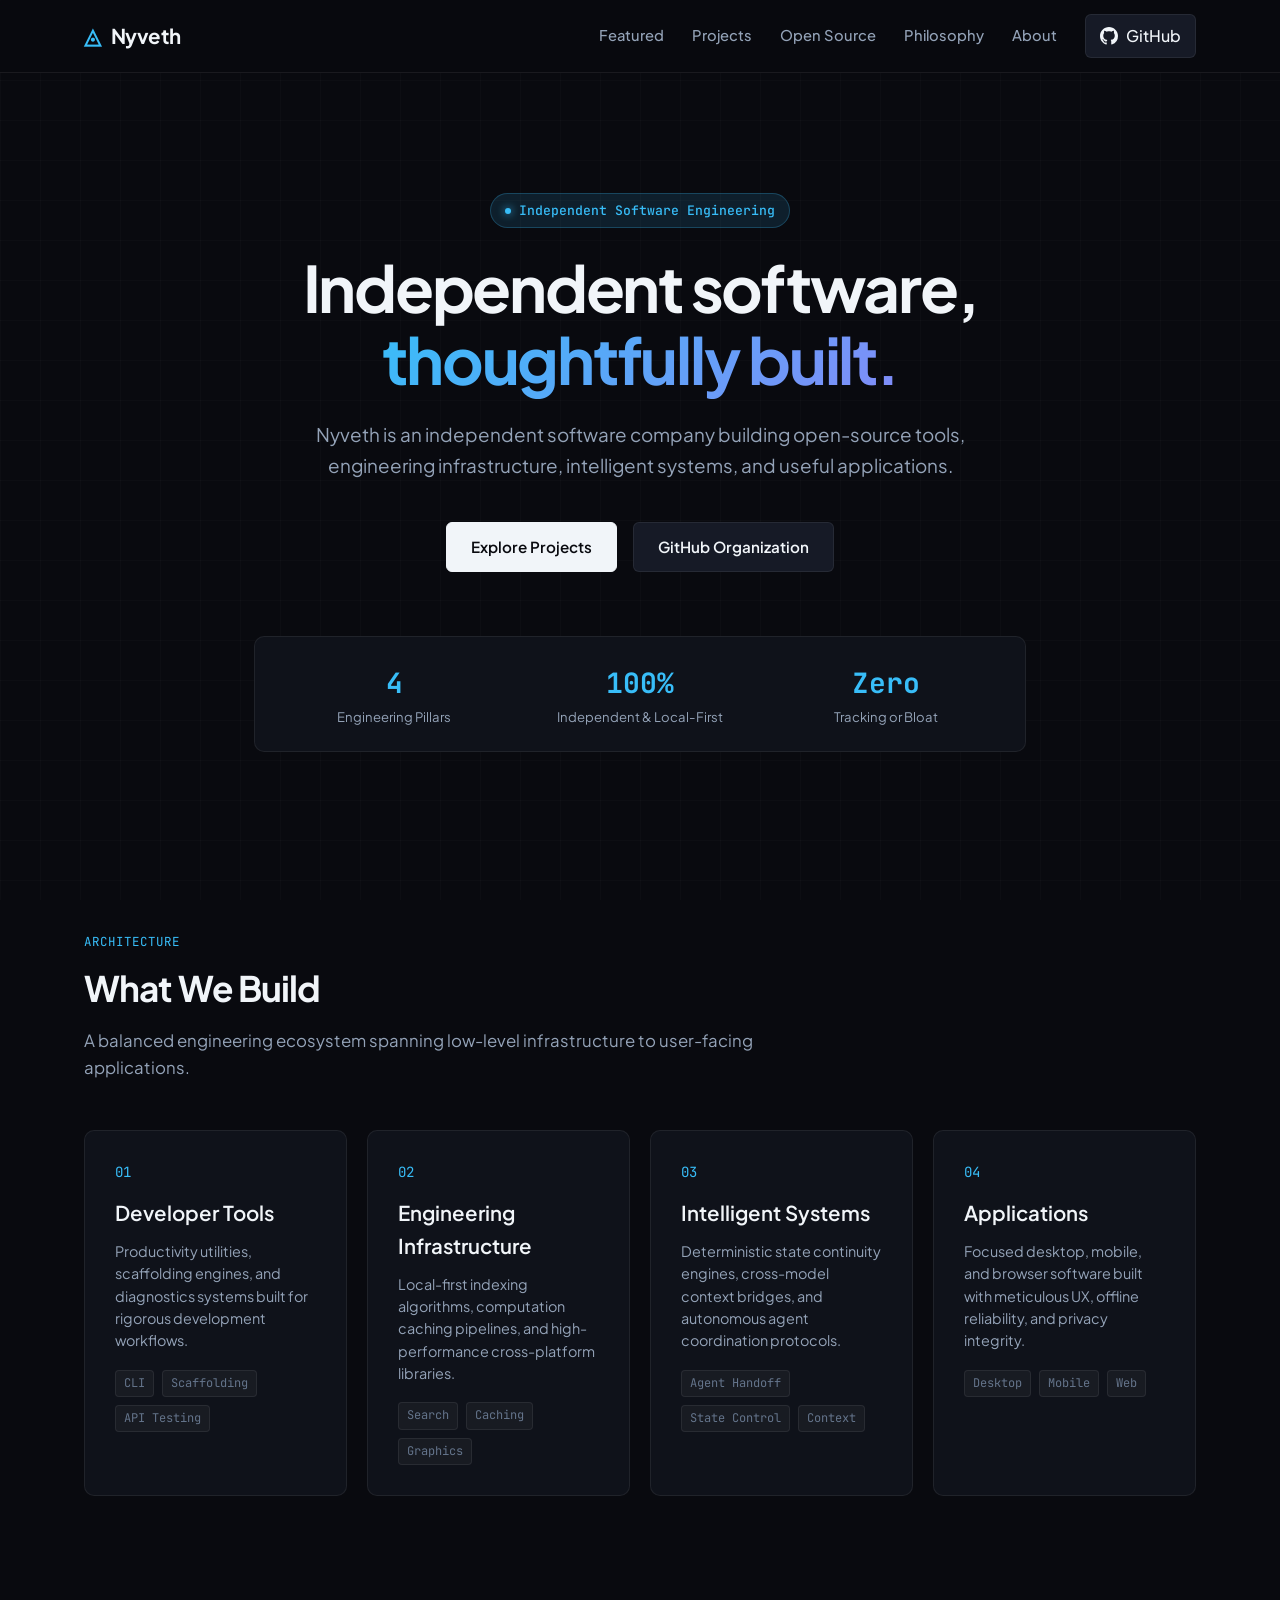
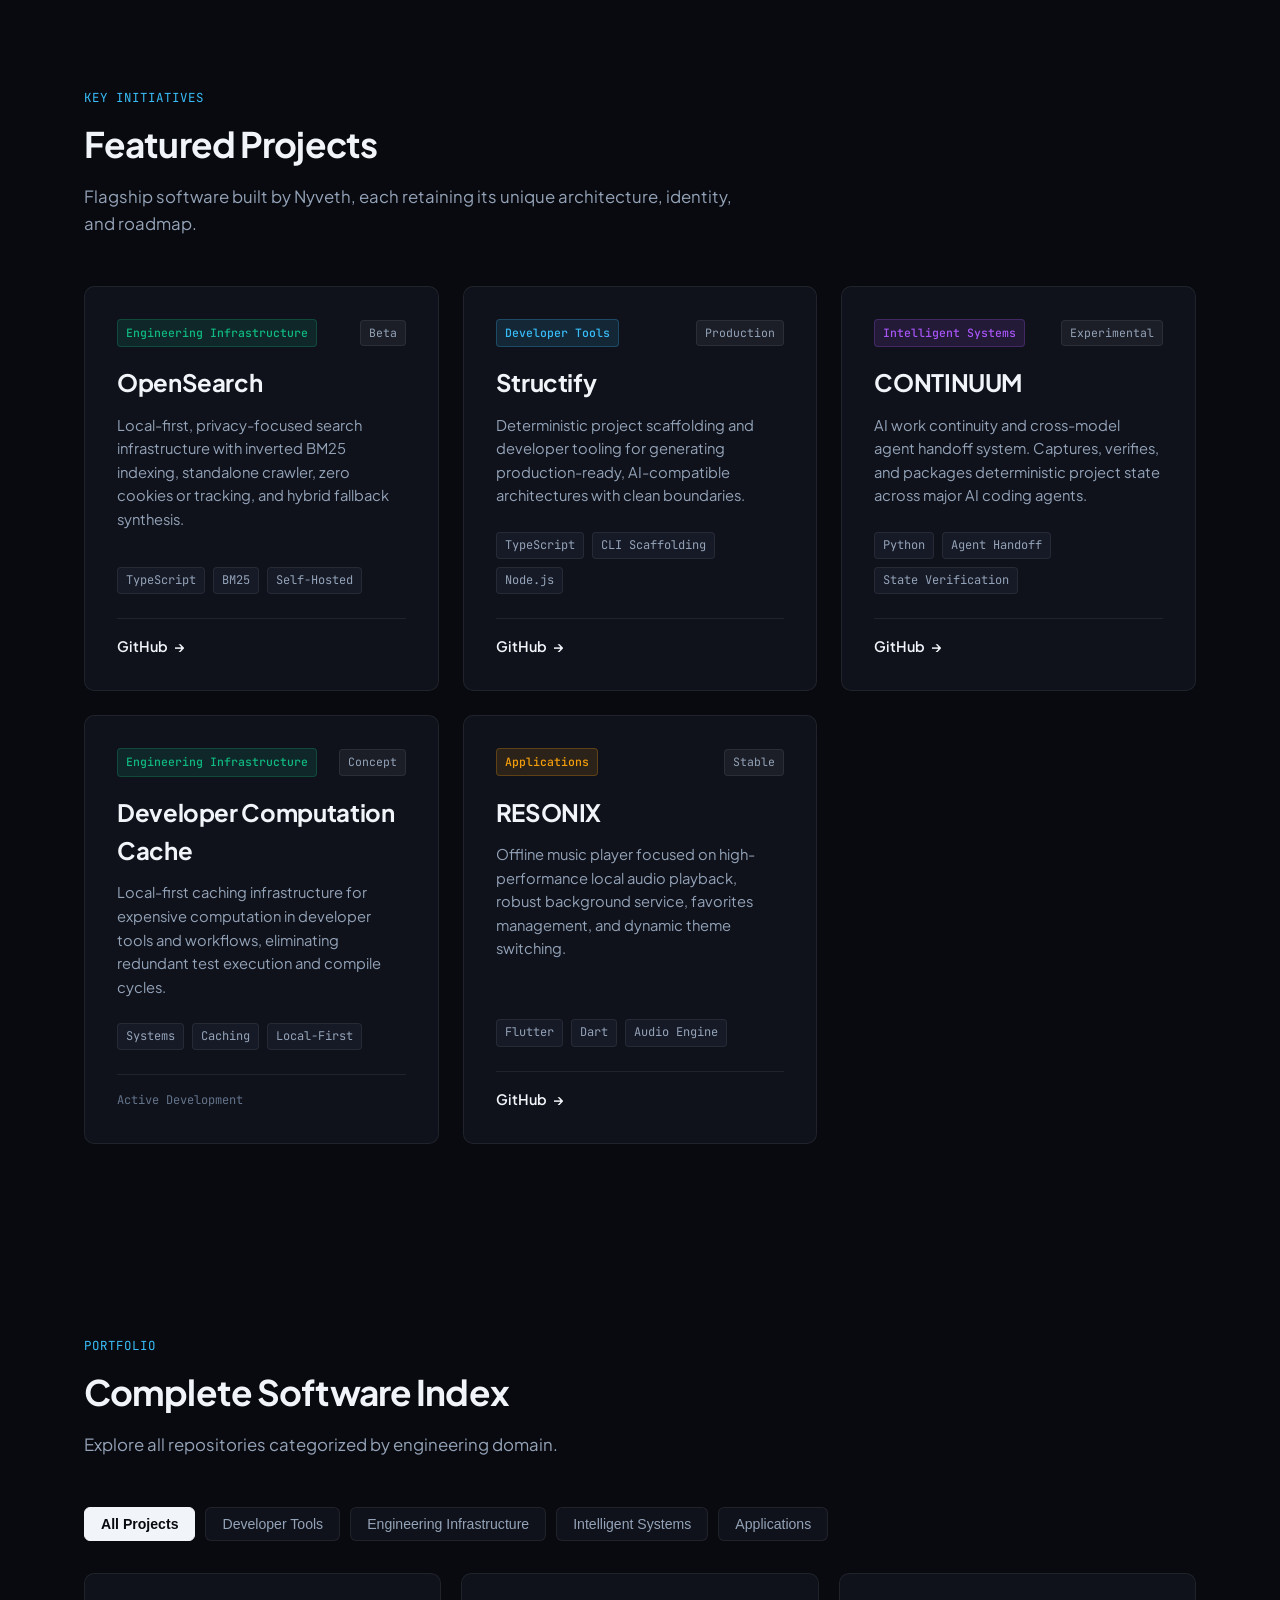
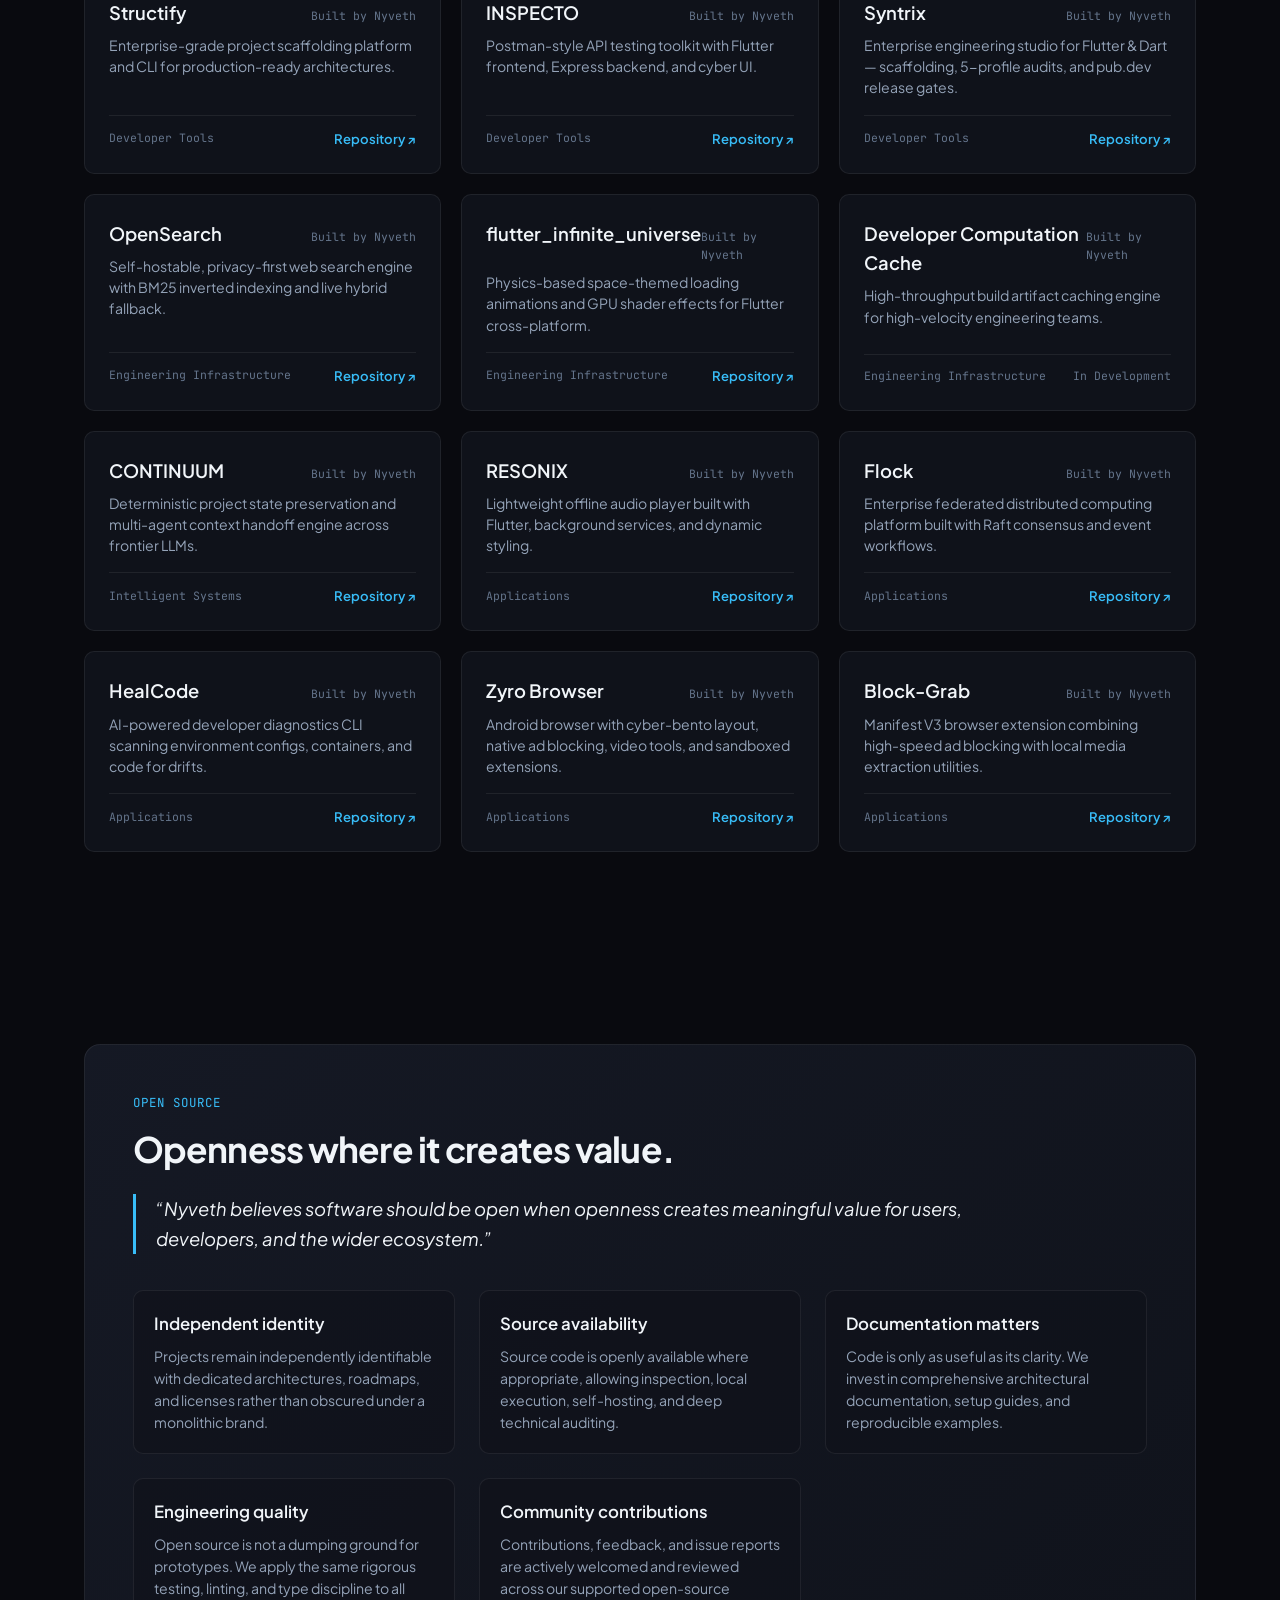
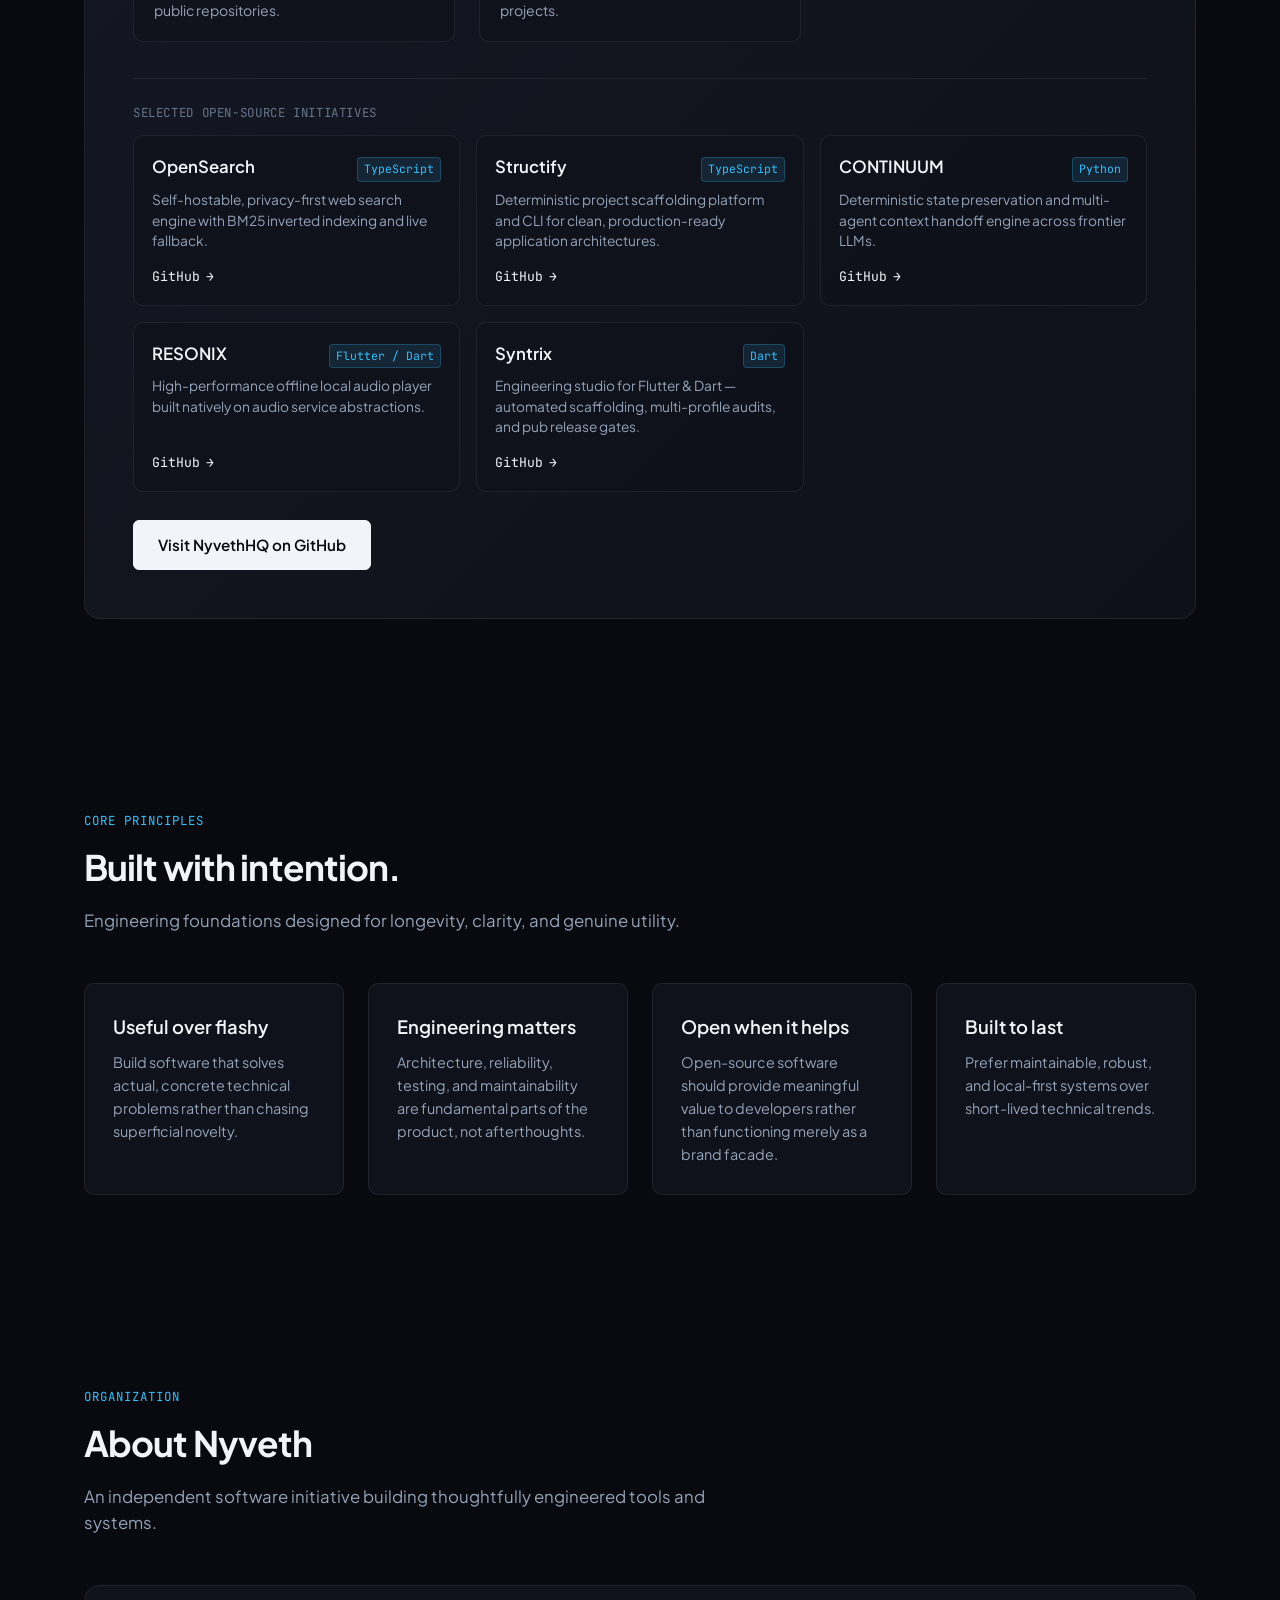
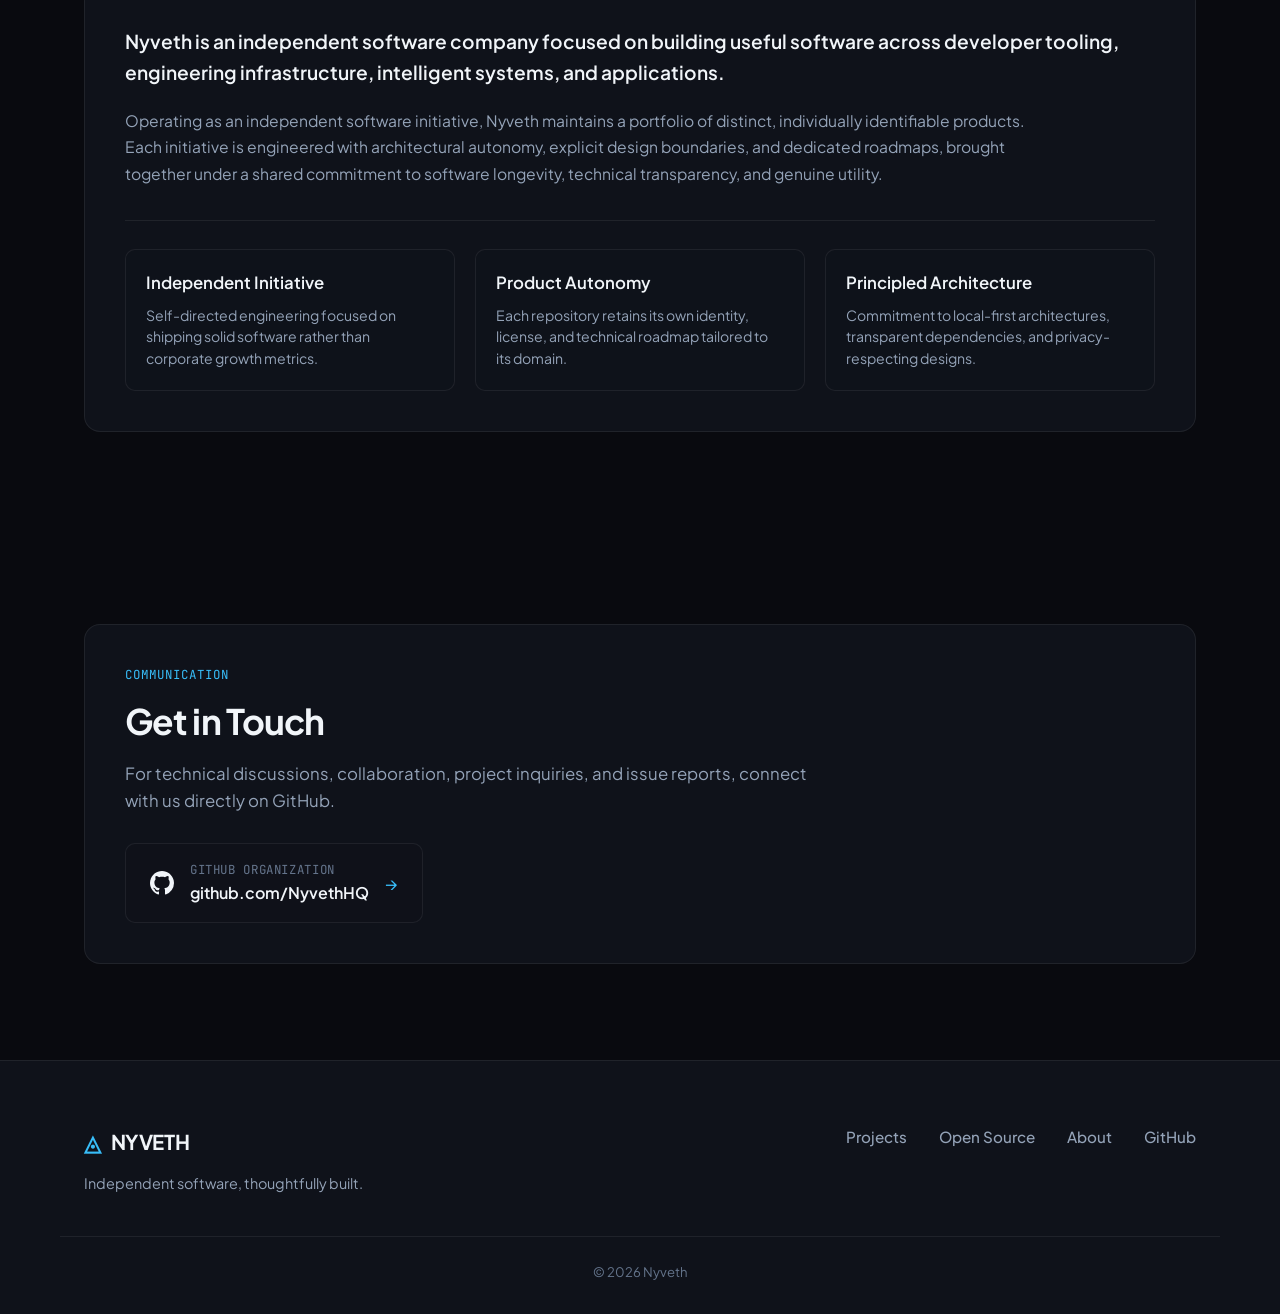
<file: index.html>
<!DOCTYPE html>
<html lang="en">
<head>
  <meta charset="UTF-8">
  <meta name="viewport" content="width=device-width, initial-scale=1.0">
  <title>Nyveth — Independent software, thoughtfully built.</title>
  <meta name="description" content="Nyveth is an independent software company building open-source tools, engineering infrastructure, intelligent systems, and useful applications.">
  <link rel="canonical" href="https://nyvethhq.github.io/">
  <link rel="icon" type="image/svg+xml" href="favicon.svg">

  <!-- Open Graph & Social Metadata -->
  <meta property="og:type" content="website">
  <meta property="og:url" content="https://nyvethhq.github.io/">
  <meta property="og:title" content="Nyveth — Independent software, thoughtfully built.">
  <meta property="og:description" content="Independent software company building open-source tools, engineering infrastructure, intelligent systems, and useful applications.">
  <meta property="og:site_name" content="Nyveth">
  
  <meta name="twitter:card" content="summary_large_image">
  <meta name="twitter:title" content="Nyveth — Independent software, thoughtfully built.">
  <meta name="twitter:description" content="Independent software company building open-source tools, engineering infrastructure, intelligent systems, and useful applications.">

  <!-- Fonts -->
  <link rel="preconnect" href="https://fonts.googleapis.com">
  <link rel="preconnect" href="https://fonts.gstatic.com" crossorigin>
  <link href="https://fonts.googleapis.com/css2?family=JetBrains+Mono:wght@400;500;600&family=Plus+Jakarta+Sans:wght@400;500;600;700&display=swap" rel="stylesheet">
  
  <!-- Modular Stylesheet -->
  <link rel="stylesheet" href="css/global.css">
</head>
<body>

  <!-- Skip to Content Accessibility Link -->
  <a href="#hero" class="skip-link">Skip to main content</a>

  <!-- Background Canvas Grid Accent -->
  <div class="grid-background" aria-hidden="true"></div>

  <!-- Header Navigation -->
  <header class="site-header">
    <div class="container header-inner">
      <a href="#" class="brand-logo" id="nav-brand" aria-label="Nyveth Home">
        <span class="logo-symbol" aria-hidden="true">◬</span>
        <span class="brand-name">Nyveth</span>
      </a>

      <!-- Desktop & Mobile Navigation Links -->
      <nav class="site-nav" id="site-navigation" aria-label="Main Navigation">
        <a href="#featured" class="nav-link" id="nav-featured">Featured</a>
        <a href="#projects" class="nav-link" id="nav-projects">Projects</a>
        <a href="#open-source" class="nav-link" id="nav-os">Open Source</a>
        <a href="#philosophy" class="nav-link" id="nav-philosophy">Philosophy</a>
        <a href="#about" class="nav-link" id="nav-about">About</a>
        <a href="https://github.com/NyvethHQ" target="_blank" rel="noopener noreferrer" class="github-btn" id="nav-github-link">
          <svg width="18" height="18" viewBox="0 0 24 24" fill="currentColor" aria-hidden="true">
            <path d="M12 0C5.37 0 0 5.37 0 12c0 5.31 3.435 9.795 8.205 11.385.6.105.825-.255.825-.57 0-.285-.015-1.23-.015-2.235-3.015.555-3.795-.735-4.035-1.41-.135-.345-.72-1.41-1.23-1.695-.42-.225-1.02-.78-.015-.795.945-.015 1.62.87 1.845 1.23 1.08 1.815 2.805 1.305 3.495.99.105-.78.42-1.305.765-1.605-2.67-.3-5.46-1.335-5.46-5.925 0-1.305.465-2.385 1.23-3.225-.12-.3-.54-1.53.12-3.18 0 0 1.005-.315 3.3 1.23.96-.27 1.98-.405 3-.405s2.04.135 3 .405c2.295-1.56 3.3-1.23 3.3-1.23.66 1.65.24 2.88.12 3.18.765.84 1.23 1.905 1.23 3.225 0 4.605-2.805 5.625-5.475 5.925.435.375.81 1.095.81 2.22 0 1.605-.015 2.895-.015 3.3 0 .315.225.69.825.57A12.02 12.02 0 0024 12c0-6.63-5.37-12-12-12z"/>
          </svg>
          <span>GitHub</span>
        </a>
      </nav>

      <!-- Mobile Menu Toggle Button -->
      <button class="mobile-toggle" aria-controls="site-navigation" aria-expanded="false" aria-label="Toggle navigation menu">
        <svg viewBox="0 0 24 24" fill="none" stroke="currentColor" stroke-width="2" stroke-linecap="round" stroke-linejoin="round" aria-hidden="true">
          <line x1="3" y1="12" x2="21" y2="12"></line>
          <line x1="3" y1="6" x2="21" y2="6"></line>
          <line x1="3" y1="18" x2="21" y2="18"></line>
        </svg>
      </button>
    </div>
  </header>

  <main>
    <!-- Hero Section -->
    <section class="hero-section" id="hero">
      <div class="container hero-container">
        <div class="hero-badge">
          <span class="badge-dot" aria-hidden="true"></span>
          <span class="badge-text">Independent Software Engineering</span>
        </div>
        <h1 class="hero-title">Independent software, <br><span class="highlight-text">thoughtfully built.</span></h1>
        <p class="hero-subtitle">
          Nyveth is an independent software company building open-source tools, engineering infrastructure, intelligent systems, and useful applications.
        </p>
        <div class="hero-actions">
          <a href="#projects" class="btn btn-primary" id="hero-btn-projects">Explore Projects</a>
          <a href="https://github.com/NyvethHQ" target="_blank" rel="noopener noreferrer" class="btn btn-secondary" id="hero-btn-gh">GitHub Organization</a>
        </div>

        <div class="hero-stats">
          <div class="stat-card">
            <div class="stat-value">4</div>
            <div class="stat-label">Engineering Pillars</div>
          </div>
          <div class="stat-card">
            <div class="stat-value">100%</div>
            <div class="stat-label">Independent & Local-First</div>
          </div>
          <div class="stat-card">
            <div class="stat-value">Zero</div>
            <div class="stat-label">Tracking or Bloat</div>
          </div>
        </div>
      </div>
    </section>

    <!-- Four Pillars Section -->
    <section class="pillars-section" id="pillars">
      <div class="container">
        <div class="section-header">
          <div class="section-tag">Architecture</div>
          <h2 class="section-title">What We Build</h2>
          <p class="section-subtitle">A balanced engineering ecosystem spanning low-level infrastructure to user-facing applications.</p>
        </div>
        
        <div class="pillars-grid">
          <div class="pillar-card">
            <div class="pillar-num">01</div>
            <h3 class="pillar-title">Developer Tools</h3>
            <p class="pillar-desc">Productivity utilities, scaffolding engines, and diagnostics systems built for rigorous development workflows.</p>
            <div class="pillar-tags">
              <span>CLI</span><span>Scaffolding</span><span>API Testing</span>
            </div>
          </div>

          <div class="pillar-card">
            <div class="pillar-num">02</div>
            <h3 class="pillar-title">Engineering Infrastructure</h3>
            <p class="pillar-desc">Local-first indexing algorithms, computation caching pipelines, and high-performance cross-platform libraries.</p>
            <div class="pillar-tags">
              <span>Search</span><span>Caching</span><span>Graphics</span>
            </div>
          </div>

          <div class="pillar-card">
            <div class="pillar-num">03</div>
            <h3 class="pillar-title">Intelligent Systems</h3>
            <p class="pillar-desc">Deterministic state continuity engines, cross-model context bridges, and autonomous agent coordination protocols.</p>
            <div class="pillar-tags">
              <span>Agent Handoff</span><span>State Control</span><span>Context</span>
            </div>
          </div>

          <div class="pillar-card">
            <div class="pillar-num">04</div>
            <h3 class="pillar-title">Applications</h3>
            <p class="pillar-desc">Focused desktop, mobile, and browser software built with meticulous UX, offline reliability, and privacy integrity.</p>
            <div class="pillar-tags">
              <span>Desktop</span><span>Mobile</span><span>Web</span>
            </div>
          </div>
        </div>
      </div>
    </section>

    <!-- Featured Projects Section -->
    <section class="featured-section" id="featured">
      <div class="container">
        <div class="section-header">
          <div class="section-tag">Key Initiatives</div>
          <h2 class="section-title">Featured Projects</h2>
          <p class="section-subtitle">Flagship software built by Nyveth, each retaining its unique architecture, identity, and roadmap.</p>
        </div>

        <div class="featured-grid">
          
          <!-- OpenSearch -->
          <article class="featured-card">
            <div class="card-top">
              <span class="category-badge cat-infra">Engineering Infrastructure</span>
              <span class="maturity-badge">Beta</span>
            </div>
            <h3 class="card-title">OpenSearch</h3>
            <p class="card-desc">
              Local-first, privacy-focused search infrastructure with inverted BM25 indexing, standalone crawler, zero cookies or tracking, and hybrid fallback synthesis.
            </p>
            <div class="card-meta">
              <span class="tech-pill">TypeScript</span>
              <span class="tech-pill">BM25</span>
              <span class="tech-pill">Self-Hosted</span>
            </div>
            <div class="card-footer">
              <a href="https://github.com/Ashish6298/opensearch" target="_blank" rel="noopener noreferrer" class="card-link" id="feat-opensearch">
                <span>GitHub</span>
                <span class="arrow" aria-hidden="true">→</span>
              </a>
            </div>
          </article>

          <!-- Structify -->
          <article class="featured-card">
            <div class="card-top">
              <span class="category-badge cat-tools">Developer Tools</span>
              <span class="maturity-badge">Production</span>
            </div>
            <h3 class="card-title">Structify</h3>
            <p class="card-desc">
              Deterministic project scaffolding and developer tooling for generating production-ready, AI-compatible architectures with clean boundaries.
            </p>
            <div class="card-meta">
              <span class="tech-pill">TypeScript</span>
              <span class="tech-pill">CLI Scaffolding</span>
              <span class="tech-pill">Node.js</span>
            </div>
            <div class="card-footer">
              <a href="https://github.com/Ashish6298/Structify" target="_blank" rel="noopener noreferrer" class="card-link" id="feat-structify">
                <span>GitHub</span>
                <span class="arrow" aria-hidden="true">→</span>
              </a>
            </div>
          </article>

          <!-- CONTINUUM -->
          <article class="featured-card">
            <div class="card-top">
              <span class="category-badge cat-ai">Intelligent Systems</span>
              <span class="maturity-badge">Experimental</span>
            </div>
            <h3 class="card-title">CONTINUUM</h3>
            <p class="card-desc">
              AI work continuity and cross-model agent handoff system. Captures, verifies, and packages deterministic project state across major AI coding agents.
            </p>
            <div class="card-meta">
              <span class="tech-pill">Python</span>
              <span class="tech-pill">Agent Handoff</span>
              <span class="tech-pill">State Verification</span>
            </div>
            <div class="card-footer">
              <a href="https://github.com/Ashish6298/CONTINUUM" target="_blank" rel="noopener noreferrer" class="card-link" id="feat-continuum">
                <span>GitHub</span>
                <span class="arrow" aria-hidden="true">→</span>
              </a>
            </div>
          </article>

          <!-- Developer Computation Cache -->
          <article class="featured-card">
            <div class="card-top">
              <span class="category-badge cat-infra">Engineering Infrastructure</span>
              <span class="maturity-badge">Concept</span>
            </div>
            <h3 class="card-title">Developer Computation Cache</h3>
            <p class="card-desc">
              Local-first caching infrastructure for expensive computation in developer tools and workflows, eliminating redundant test execution and compile cycles.
            </p>
            <div class="card-meta">
              <span class="tech-pill">Systems</span>
              <span class="tech-pill">Caching</span>
              <span class="tech-pill">Local-First</span>
            </div>
            <div class="card-footer">
              <span class="stage-tag">Active Development</span>
            </div>
          </article>

          <!-- RESONIX -->
          <article class="featured-card">
            <div class="card-top">
              <span class="category-badge cat-apps">Applications</span>
              <span class="maturity-badge">Stable</span>
            </div>
            <h3 class="card-title">RESONIX</h3>
            <p class="card-desc">
              Offline music player focused on high-performance local audio playback, robust background service, favorites management, and dynamic theme switching.
            </p>
            <div class="card-meta">
              <span class="tech-pill">Flutter</span>
              <span class="tech-pill">Dart</span>
              <span class="tech-pill">Audio Engine</span>
            </div>
            <div class="card-footer">
              <a href="https://github.com/Ashish6298/RESONIX" target="_blank" rel="noopener noreferrer" class="card-link" id="feat-resonix">
                <span>GitHub</span>
                <span class="arrow" aria-hidden="true">→</span>
              </a>
            </div>
          </article>

        </div>
      </div>
    </section>

    <!-- Complete Projects Catalog -->
    <section class="projects-catalog" id="projects">
      <div class="container">
        <div class="section-header">
          <div class="section-tag">Portfolio</div>
          <h2 class="section-title">Complete Software Index</h2>
          <p class="section-subtitle">Explore all repositories categorized by engineering domain.</p>
        </div>

        <!-- Filter Tabs -->
        <div class="catalog-filters" role="tablist" aria-label="Portfolio Category Filters">
          <button class="filter-btn active" data-filter="all" id="filter-all" role="tab" aria-selected="true">All Projects</button>
          <button class="filter-btn" data-filter="tools" id="filter-tools" role="tab" aria-selected="false">Developer Tools</button>
          <button class="filter-btn" data-filter="infra" id="filter-infra" role="tab" aria-selected="false">Engineering Infrastructure</button>
          <button class="filter-btn" data-filter="ai" id="filter-ai" role="tab" aria-selected="false">Intelligent Systems</button>
          <button class="filter-btn" data-filter="apps" id="filter-apps" role="tab" aria-selected="false">Applications</button>
        </div>

        <!-- Catalog List Grid -->
        <div class="catalog-grid" id="catalog-list">

          <!-- Structify -->
          <div class="catalog-item" data-category="tools">
            <div class="item-header">
              <h4>Structify</h4>
              <span class="item-sub">Built by Nyveth</span>
            </div>
            <p class="item-desc">Enterprise-grade project scaffolding platform and CLI for production-ready architectures.</p>
            <div class="item-bottom">
              <span class="category-pill">Developer Tools</span>
              <a href="https://github.com/Ashish6298/Structify" target="_blank" rel="noopener noreferrer" class="item-link">Repository ↗</a>
            </div>
          </div>

          <!-- INSPECTO -->
          <div class="catalog-item" data-category="tools">
            <div class="item-header">
              <h4>INSPECTO</h4>
              <span class="item-sub">Built by Nyveth</span>
            </div>
            <p class="item-desc">Postman-style API testing toolkit with Flutter frontend, Express backend, and cyber UI.</p>
            <div class="item-bottom">
              <span class="category-pill">Developer Tools</span>
              <a href="https://github.com/Ashish6298/INSPECTO" target="_blank" rel="noopener noreferrer" class="item-link">Repository ↗</a>
            </div>
          </div>

          <!-- Syntrix -->
          <div class="catalog-item" data-category="tools">
            <div class="item-header">
              <h4>Syntrix</h4>
              <span class="item-sub">Built by Nyveth</span>
            </div>
            <p class="item-desc">Enterprise engineering studio for Flutter & Dart — scaffolding, 5-profile audits, and pub.dev release gates.</p>
            <div class="item-bottom">
              <span class="category-pill">Developer Tools</span>
              <a href="https://github.com/Ashish6298/Syntrix" target="_blank" rel="noopener noreferrer" class="item-link">Repository ↗</a>
            </div>
          </div>

          <!-- OpenSearch -->
          <div class="catalog-item" data-category="infra">
            <div class="item-header">
              <h4>OpenSearch</h4>
              <span class="item-sub">Built by Nyveth</span>
            </div>
            <p class="item-desc">Self-hostable, privacy-first web search engine with BM25 inverted indexing and live hybrid fallback.</p>
            <div class="item-bottom">
              <span class="category-pill">Engineering Infrastructure</span>
              <a href="https://github.com/Ashish6298/opensearch" target="_blank" rel="noopener noreferrer" class="item-link">Repository ↗</a>
            </div>
          </div>

          <!-- flutter_infinite_universe -->
          <div class="catalog-item" data-category="infra">
            <div class="item-header">
              <h4>flutter_infinite_universe</h4>
              <span class="item-sub">Built by Nyveth</span>
            </div>
            <p class="item-desc">Physics-based space-themed loading animations and GPU shader effects for Flutter cross-platform.</p>
            <div class="item-bottom">
              <span class="category-pill">Engineering Infrastructure</span>
              <a href="https://github.com/Ashish6298/flutter_infinite_universe" target="_blank" rel="noopener noreferrer" class="item-link">Repository ↗</a>
            </div>
          </div>

          <!-- Developer Computation Cache -->
          <div class="catalog-item" data-category="infra">
            <div class="item-header">
              <h4>Developer Computation Cache</h4>
              <span class="item-sub">Built by Nyveth</span>
            </div>
            <p class="item-desc">High-throughput build artifact caching engine for high-velocity engineering teams.</p>
            <div class="item-bottom">
              <span class="category-pill">Engineering Infrastructure</span>
              <span class="status-indicator">In Development</span>
            </div>
          </div>

          <!-- CONTINUUM -->
          <div class="catalog-item" data-category="ai">
            <div class="item-header">
              <h4>CONTINUUM</h4>
              <span class="item-sub">Built by Nyveth</span>
            </div>
            <p class="item-desc">Deterministic project state preservation and multi-agent context handoff engine across frontier LLMs.</p>
            <div class="item-bottom">
              <span class="category-pill">Intelligent Systems</span>
              <a href="https://github.com/Ashish6298/CONTINUUM" target="_blank" rel="noopener noreferrer" class="item-link">Repository ↗</a>
            </div>
          </div>

          <!-- RESONIX -->
          <div class="catalog-item" data-category="apps">
            <div class="item-header">
              <h4>RESONIX</h4>
              <span class="item-sub">Built by Nyveth</span>
            </div>
            <p class="item-desc">Lightweight offline audio player built with Flutter, background services, and dynamic styling.</p>
            <div class="item-bottom">
              <span class="category-pill">Applications</span>
              <a href="https://github.com/Ashish6298/RESONIX" target="_blank" rel="noopener noreferrer" class="item-link">Repository ↗</a>
            </div>
          </div>

          <!-- Flock -->
          <div class="catalog-item" data-category="apps">
            <div class="item-header">
              <h4>Flock</h4>
              <span class="item-sub">Built by Nyveth</span>
            </div>
            <p class="item-desc">Enterprise federated distributed computing platform built with Raft consensus and event workflows.</p>
            <div class="item-bottom">
              <span class="category-pill">Applications</span>
              <a href="https://github.com/Ashish6298/Flock" target="_blank" rel="noopener noreferrer" class="item-link">Repository ↗</a>
            </div>
          </div>

          <!-- HealCode -->
          <div class="catalog-item" data-category="apps">
            <div class="item-header">
              <h4>HealCode</h4>
              <span class="item-sub">Built by Nyveth</span>
            </div>
            <p class="item-desc">AI-powered developer diagnostics CLI scanning environment configs, containers, and code for drifts.</p>
            <div class="item-bottom">
              <span class="category-pill">Applications</span>
              <a href="https://github.com/Ashish6298/HealCode" target="_blank" rel="noopener noreferrer" class="item-link">Repository ↗</a>
            </div>
          </div>

          <!-- Zyro -->
          <div class="catalog-item" data-category="apps">
            <div class="item-header">
              <h4>Zyro Browser</h4>
              <span class="item-sub">Built by Nyveth</span>
            </div>
            <p class="item-desc">Android browser with cyber-bento layout, native ad blocking, video tools, and sandboxed extensions.</p>
            <div class="item-bottom">
              <span class="category-pill">Applications</span>
              <a href="https://github.com/Ashish6298/zyro" target="_blank" rel="noopener noreferrer" class="item-link">Repository ↗</a>
            </div>
          </div>

          <!-- Block-Grab -->
          <div class="catalog-item" data-category="apps">
            <div class="item-header">
              <h4>Block-Grab</h4>
              <span class="item-sub">Built by Nyveth</span>
            </div>
            <p class="item-desc">Manifest V3 browser extension combining high-speed ad blocking with local media extraction utilities.</p>
            <div class="item-bottom">
              <span class="category-pill">Applications</span>
              <a href="https://github.com/Ashish6298/Block-Grab" target="_blank" rel="noopener noreferrer" class="item-link">Repository ↗</a>
            </div>
          </div>

        </div>
      </div>
    </section>

    <!-- Open Source Section -->
    <section class="os-section" id="open-source">
      <div class="container">
        <div class="os-card">
          <div class="os-content">
            <div class="section-tag">Open Source</div>
            <h2 class="section-title">Openness where it creates value.</h2>
            <blockquote class="os-quote">
              “Nyveth believes software should be open when openness creates meaningful value for users, developers, and the wider ecosystem.”
            </blockquote>
            
            <div class="os-grid">
              <div class="os-point">
                <h4>Independent identity</h4>
                <p>Projects remain independently identifiable with dedicated architectures, roadmaps, and licenses rather than obscured under a monolithic brand.</p>
              </div>
              <div class="os-point">
                <h4>Source availability</h4>
                <p>Source code is openly available where appropriate, allowing inspection, local execution, self-hosting, and deep technical auditing.</p>
              </div>
              <div class="os-point">
                <h4>Documentation matters</h4>
                <p>Code is only as useful as its clarity. We invest in comprehensive architectural documentation, setup guides, and reproducible examples.</p>
              </div>
              <div class="os-point">
                <h4>Engineering quality</h4>
                <p>Open source is not a dumping ground for prototypes. We apply the same rigorous testing, linting, and type discipline to all public repositories.</p>
              </div>
              <div class="os-point">
                <h4>Community contributions</h4>
                <p>Contributions, feedback, and issue reports are actively welcomed and reviewed across our supported open-source projects.</p>
              </div>
            </div>

            <div class="os-featured-repos">
              <span class="os-repos-label">Selected Open-Source Initiatives</span>
              <div class="os-cards-grid">
                
                <div class="os-project-item">
                  <div class="os-project-header">
                    <h5>OpenSearch</h5>
                    <span class="os-lang-tag">TypeScript</span>
                  </div>
                  <p class="os-project-desc">Self-hostable, privacy-first web search engine with BM25 inverted indexing and live fallback.</p>
                  <a href="https://github.com/Ashish6298/opensearch" target="_blank" rel="noopener noreferrer" class="os-repo-link">
                    <span>GitHub</span>
                    <span aria-hidden="true">→</span>
                  </a>
                </div>

                <div class="os-project-item">
                  <div class="os-project-header">
                    <h5>Structify</h5>
                    <span class="os-lang-tag">TypeScript</span>
                  </div>
                  <p class="os-project-desc">Deterministic project scaffolding platform and CLI for clean, production-ready application architectures.</p>
                  <a href="https://github.com/Ashish6298/Structify" target="_blank" rel="noopener noreferrer" class="os-repo-link">
                    <span>GitHub</span>
                    <span aria-hidden="true">→</span>
                  </a>
                </div>

                <div class="os-project-item">
                  <div class="os-project-header">
                    <h5>CONTINUUM</h5>
                    <span class="os-lang-tag">Python</span>
                  </div>
                  <p class="os-project-desc">Deterministic state preservation and multi-agent context handoff engine across frontier LLMs.</p>
                  <a href="https://github.com/Ashish6298/CONTINUUM" target="_blank" rel="noopener noreferrer" class="os-repo-link">
                    <span>GitHub</span>
                    <span aria-hidden="true">→</span>
                  </a>
                </div>

                <div class="os-project-item">
                  <div class="os-project-header">
                    <h5>RESONIX</h5>
                    <span class="os-lang-tag">Flutter / Dart</span>
                  </div>
                  <p class="os-project-desc">High-performance offline local audio player built natively on audio service abstractions.</p>
                  <a href="https://github.com/Ashish6298/RESONIX" target="_blank" rel="noopener noreferrer" class="os-repo-link">
                    <span>GitHub</span>
                    <span aria-hidden="true">→</span>
                  </a>
                </div>

                <div class="os-project-item">
                  <div class="os-project-header">
                    <h5>Syntrix</h5>
                    <span class="os-lang-tag">Dart</span>
                  </div>
                  <p class="os-project-desc">Engineering studio for Flutter & Dart — automated scaffolding, multi-profile audits, and pub release gates.</p>
                  <a href="https://github.com/Ashish6298/Syntrix" target="_blank" rel="noopener noreferrer" class="os-repo-link">
                    <span>GitHub</span>
                    <span aria-hidden="true">→</span>
                  </a>
                </div>

              </div>
            </div>

            <div class="os-actions">
              <a href="https://github.com/NyvethHQ" target="_blank" rel="noopener noreferrer" class="btn btn-primary" id="os-gh-btn">Visit NyvethHQ on GitHub</a>
            </div>
          </div>
        </div>
      </div>
    </section>

    <!-- Engineering Philosophy Section -->
    <section class="philosophy-section" id="philosophy">
      <div class="container">
        <div class="section-header">
          <div class="section-tag">Core Principles</div>
          <h2 class="section-title">Built with intention.</h2>
          <p class="section-subtitle">Engineering foundations designed for longevity, clarity, and genuine utility.</p>
        </div>

        <div class="principles-grid">
          <div class="principle-card">
            <h3>Useful over flashy</h3>
            <p>Build software that solves actual, concrete technical problems rather than chasing superficial novelty.</p>
          </div>
          <div class="principle-card">
            <h3>Engineering matters</h3>
            <p>Architecture, reliability, testing, and maintainability are fundamental parts of the product, not afterthoughts.</p>
          </div>
          <div class="principle-card">
            <h3>Open when it helps</h3>
            <p>Open-source software should provide meaningful value to developers rather than functioning merely as a brand facade.</p>
          </div>
          <div class="principle-card">
            <h3>Built to last</h3>
            <p>Prefer maintainable, robust, and local-first systems over short-lived technical trends.</p>
          </div>
        </div>
      </div>
    </section>

    <!-- About Section -->
    <section class="about-section" id="about">
      <div class="container">
        <div class="section-header">
          <div class="section-tag">Organization</div>
          <h2 class="section-title">About Nyveth</h2>
          <p class="section-subtitle">An independent software initiative building thoughtfully engineered tools and systems.</p>
        </div>

        <div class="about-card">
          <p class="about-lead">
            Nyveth is an independent software company focused on building useful software across developer tooling, engineering infrastructure, intelligent systems, and applications.
          </p>
          <p class="about-text">
            Operating as an independent software initiative, Nyveth maintains a portfolio of distinct, individually identifiable products. Each initiative is engineered with architectural autonomy, explicit design boundaries, and dedicated roadmaps, brought together under a shared commitment to software longevity, technical transparency, and genuine utility.
          </p>
          <div class="about-pillars-grid">
            <div class="about-pillar-item">
              <h4>Independent Initiative</h4>
              <p>Self-directed engineering focused on shipping solid software rather than corporate growth metrics.</p>
            </div>
            <div class="about-pillar-item">
              <h4>Product Autonomy</h4>
              <p>Each repository retains its own identity, license, and technical roadmap tailored to its domain.</p>
            </div>
            <div class="about-pillar-item">
              <h4>Principled Architecture</h4>
              <p>Commitment to local-first architectures, transparent dependencies, and privacy-respecting designs.</p>
            </div>
          </div>
        </div>
      </div>
    </section>

  </main>

    <!-- Contact Section -->
    <section class="contact-section" id="contact">
      <div class="container">
        <div class="contact-card">
          <div class="section-tag">Communication</div>
          <h2 class="section-title">Get in Touch</h2>
          <p class="contact-text">
            For technical discussions, collaboration, project inquiries, and issue reports, connect with us directly on GitHub.
          </p>
          <div class="contact-channels">
            <a href="https://github.com/NyvethHQ" target="_blank" rel="noopener noreferrer" class="contact-channel-card">
              <div class="channel-icon">
                <svg width="24" height="24" viewBox="0 0 24 24" fill="currentColor" aria-hidden="true">
                  <path d="M12 0C5.37 0 0 5.37 0 12c0 5.31 3.435 9.795 8.205 11.385.6.105.825-.255.825-.57 0-.285-.015-1.23-.015-2.235-3.015.555-3.795-.735-4.035-1.41-.135-.345-.72-1.41-1.23-1.695-.42-.225-1.02-.78-.015-.795.945-.015 1.62.87 1.845 1.23 1.08 1.815 2.805 1.305 3.495.99.105-.78.42-1.305.765-1.605-2.67-.3-5.46-1.335-5.46-5.925 0-1.305.465-2.385 1.23-3.225-.12-.3-.54-1.53.12-3.18 0 0 1.005-.315 3.3 1.23.96-.27 1.98-.405 3-.405s2.04.135 3 .405c2.295-1.56 3.3-1.23 3.3-1.23.66 1.65.24 2.88.12 3.18.765.84 1.23 1.905 1.23 3.225 0 4.605-2.805 5.625-5.475 5.925.435.375.81 1.095.81 2.22 0 1.605-.015 2.895-.015 3.3 0 .315.225.69.825.57A12.02 12.02 0 0024 12c0-6.63-5.37-12-12-12z"/>
                </svg>
              </div>
              <div class="channel-info">
                <span class="channel-name">GitHub Organization</span>
                <span class="channel-value">github.com/NyvethHQ</span>
              </div>
              <span class="channel-arrow" aria-hidden="true">→</span>
            </a>
          </div>
        </div>
      </div>
    </section>

  </main>

  <!-- Footer -->
  <footer class="site-footer">
    <div class="container footer-inner">
      <div class="footer-brand">
        <div class="brand-logo">
          <span class="logo-symbol" aria-hidden="true">◬</span>
          <span class="brand-name">NYVETH</span>
        </div>
        <p class="footer-tagline">Independent software, thoughtfully built.</p>
      </div>

      <nav class="footer-nav" aria-label="Footer Navigation">
        <a href="#projects" class="footer-link">Projects</a>
        <a href="#open-source" class="footer-link">Open Source</a>
        <a href="#about" class="footer-link">About</a>
        <a href="https://github.com/NyvethHQ" target="_blank" rel="noopener noreferrer" class="footer-link">GitHub</a>
      </nav>
    </div>
    <div class="container footer-bottom">
      <p>&copy; <span id="current-year">2026</span> Nyveth</p>
    </div>
  </footer>

  <!-- Modular Scripts -->
  <script type="module" src="js/main.js"></script>
</body>
</html>
</file>
<file: css/global.css>
@import url('tokens.css');
@import url('reset.css');
@import url('components.css');
@import url('responsive.css');
</file>
